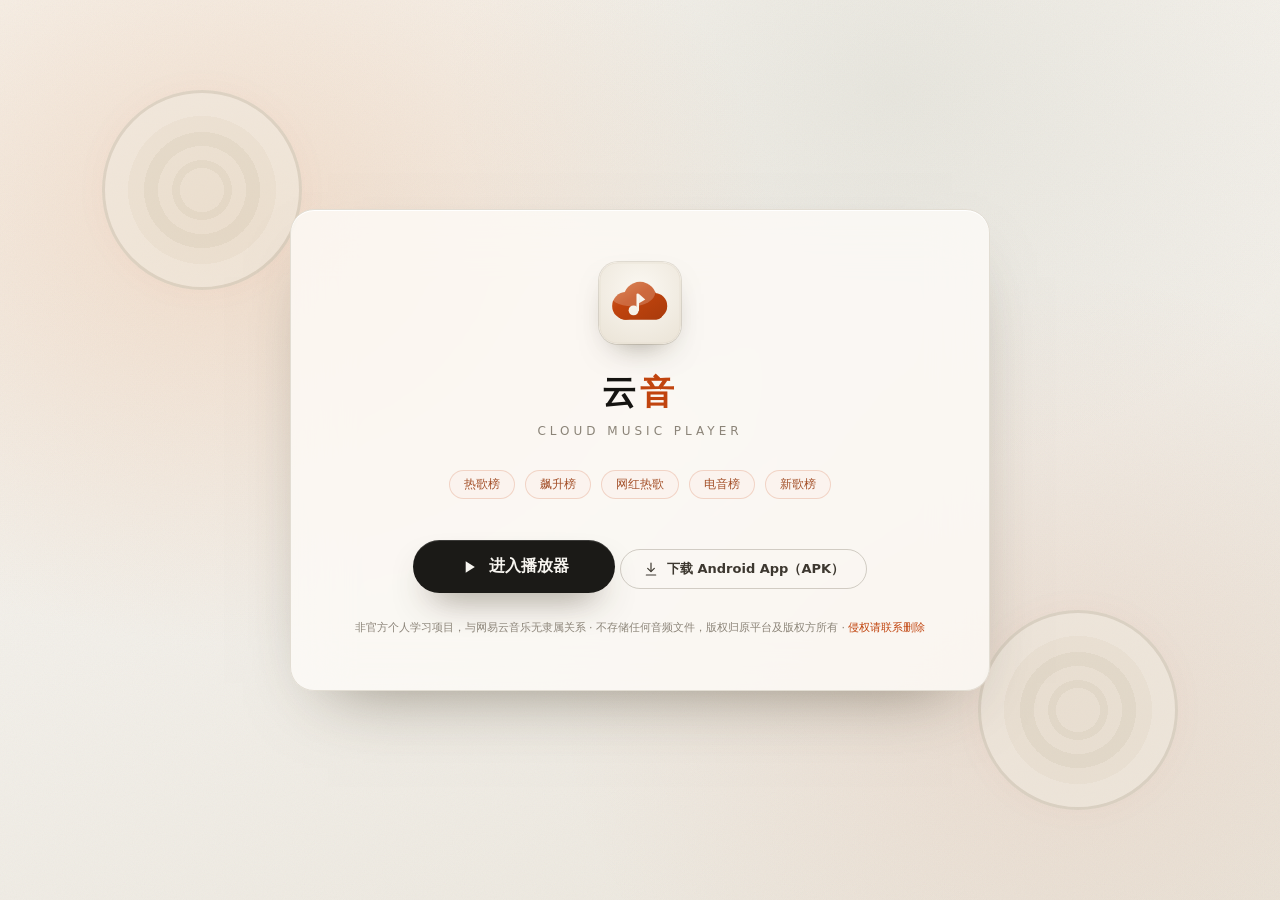
<file: index.html>
<!DOCTYPE html>
<html lang="zh-CN">
<head>
<meta charset="UTF-8" />
<meta name="viewport" content="width=device-width, initial-scale=1.0, viewport-fit=cover" />
<meta name="apple-mobile-web-app-capable" content="yes" />
<meta name="apple-mobile-web-app-status-bar-style" content="black-translucent" />
<meta name="apple-mobile-web-app-title" content="云音" />
<title>云音 - 免费在线音乐播放器 | 热歌榜 网红热歌 在线听歌</title>
<meta name="description" content="云音是一款免费在线音乐播放器，提供网易云音乐热歌榜、新歌榜、飙升榜、原创榜、网红热歌榜、电音榜等排行榜，支持在线播放、歌词同步、我的收藏、私人FM，无需下载即可在线听歌。" />
<meta name="keywords" content="在线音乐播放器,免费听歌,热歌榜,网红热歌,网易云音乐,在线听歌,音乐排行榜,飙升榜,新歌榜,免费音乐播放器" />
<meta name="author" content="云音 Cloud Music" />
<meta name="robots" content="index, follow" />
<meta name="theme-color" content="#f2efe9" />
<link rel="manifest" href="manifest.webmanifest" />
<link rel="icon" type="image/png" sizes="32x32" href="icon-32.png" />
<link rel="icon" type="image/png" sizes="192x192" href="icon-192.png" />
<link rel="apple-touch-icon" href="icon-192.png" />
<!-- 预取播放器页面 + 预热 API 连接，点击进入后秒开 -->
<link rel="prefetch" href="player.html" as="document" />
<link rel="preconnect" href="https://api.injahow.cn" crossorigin />
<meta name="language" content="zh-CN" />
<link rel="canonical" href="./" />
<!-- Open Graph -->
<meta property="og:type" content="website" />
<meta property="og:title" content="云音 - 免费在线音乐播放器" />
<meta property="og:description" content="免费在线音乐播放器，热歌榜、网红热歌榜、飙升榜等多排行榜，在线听歌，支持歌词显示与多源切换。" />
<meta property="og:site_name" content="云音 Cloud Music" />
<meta property="og:locale" content="zh_CN" />
<meta property="og:url" content="https://yunyin-music.github.io/" />
<meta property="og:image" content="https://yunyin-music.github.io/icon-512.png" />
<meta name="twitter:image" content="https://yunyin-music.github.io/icon-512.png" />
<!-- Twitter Card -->
<meta name="twitter:card" content="summary_large_image" />
<meta name="twitter:title" content="云音 - 免费在线音乐播放器" />
<meta name="twitter:description" content="免费在线音乐播放器，多排行榜在线听歌，支持歌词显示。" />
<!-- Structured Data -->
<script type="application/ld+json">
{
  "@context": "https://schema.org",
  "@type": "WebApplication",
  "name": "云音 - 在线音乐播放器",
  "description": "免费在线音乐播放器，提供热歌榜、网红热歌榜、飙升榜等多排行榜，支持在线播放与歌词显示。",
  "applicationCategory": "MusicApplication",
  "operatingSystem": "Web",
  "offers": {
    "@type": "Offer",
    "price": "0",
    "priceCurrency": "CNY"
  }
}
</script>
<style>
  *{box-sizing:border-box;margin:0;padding:0}
  body{
    font-family:-apple-system,BlinkMacSystemFont,"PingFang SC","Microsoft YaHei","Hiragino Sans GB","Segoe UI",system-ui,sans-serif;
    min-height:100vh;
    background:#f2efe9;
    color:#151411;
    display:flex;align-items:center;justify-content:center;
    overflow:hidden;
    position:relative;
    -webkit-font-smoothing:antialiased;
    -moz-osx-font-smoothing:grayscale;
  }
  .bg{
    position:fixed;inset:0;z-index:-2;
    background:
      radial-gradient(900px 700px at 18% 25%, rgba(233,180,140,.34), transparent 60%),
      radial-gradient(800px 700px at 82% 78%, rgba(193,68,14,.08), transparent 62%),
      radial-gradient(700px 600px at 70% 10%, rgba(122,132,110,.10), transparent 64%),
      linear-gradient(160deg,#f7f4ee,#f2efe9,#ebe6dc);
  }
  .bg::after{
    content:"";position:fixed;inset:0;z-index:-1;opacity:.05;mix-blend-mode:multiply;
    background-image:url("data:image/svg+xml;utf8,<svg xmlns='http://www.w3.org/2000/svg' width='160' height='160'><filter id='n'><feTurbulence type='fractalNoise' baseFrequency='0.9' numOctaves='2'/></filter><rect width='100%25' height='100%25' filter='url(%23n)'/></svg>");
  }
  .card{
    text-align:center;
    padding:52px 64px;
    background:rgba(253,251,247,.82);
    border:1px solid #e2ddd3;
    border-radius:24px;
    backdrop-filter:blur(28px) saturate(1.1);
    -webkit-backdrop-filter:blur(28px) saturate(1.1);
    box-shadow:0 30px 70px -38px rgba(60,50,30,.6),inset 0 1px 0 #fff;
    animation:fadeUp .8s cubic-bezier(.2,.8,.2,1);
  }
  @keyframes fadeUp{from{opacity:0;transform:translateY(20px)}to{opacity:1;transform:translateY(0)}}
  .logo{
    width:82px;height:82px;border-radius:19px;margin:0 auto 26px;
    overflow:hidden;
    box-shadow:0 14px 34px -18px rgba(60,50,30,.65),0 0 0 1px #e2ddd3;
    animation:float 3.5s ease-in-out infinite;
  }
  .logo svg{display:block;width:100%;height:100%}
  @keyframes float{0%,100%{transform:translateY(0)}50%{transform:translateY(-8px)}}
  h1{font-family:"Songti SC","Source Han Serif SC",Georgia,serif;font-size:34px;font-weight:600;letter-spacing:4px;margin-bottom:8px}
  h1 span{color:#c1440e}
  .sub{color:#8b8478;font-size:12px;letter-spacing:4px;margin-bottom:32px;font-weight:500}
  .tags{display:flex;gap:10px;justify-content:center;flex-wrap:wrap;margin-bottom:36px}
  .tag{
    font-size:12px;color:#a4512a;
    background:#fbf3ee;
    padding:5px 14px;border-radius:20px;
    border:1px solid rgba(193,68,14,.18);
    transition:.2s;
  }
  .tag:hover{background:#f7e8de;border-color:rgba(193,68,14,.34)}
  .enter-btn{
    display:inline-flex;align-items:center;gap:10px;
    background:#1b1a17;
    color:#f7f5f0;font-weight:700;font-size:16px;
    border:none;padding:16px 46px;border-radius:50px;cursor:pointer;
    box-shadow:0 18px 36px -18px rgba(60,50,30,.8),inset 0 1px 0 rgba(255,255,255,.14);
    transition:.2s cubic-bezier(.4,0,.2,1);text-decoration:none;
  }
  .enter-btn:hover{transform:translateY(-2px) scale(1.02);background:#241f19;box-shadow:0 22px 44px -18px rgba(60,50,30,.9),inset 0 1px 0 rgba(255,255,255,.2)}
  .enter-btn svg{width:20px;height:20px}
  .apk-btn{
    display:inline-flex;align-items:center;gap:8px;margin-top:14px;
    color:#3d3830;font-weight:600;font-size:13px;text-decoration:none;
    padding:10px 22px;border-radius:50px;border:1px solid rgba(60,50,30,.22);
    transition:.2s;
  }
  .apk-btn:hover{background:rgba(255,255,255,.6);border-color:rgba(60,50,30,.4)}
  .apk-btn svg{width:16px;height:16px}
  .note{margin-top:26px;font-size:11px;color:#8b8478;line-height:1.7}
  .note a{color:#c1440e;text-decoration:none}
  .vinyl-deco{
    position:absolute;width:200px;height:200px;border-radius:50%;
    background:
      radial-gradient(circle at center,#e7e0d2 0 22px,#dbd3c2 22px 30px,#e7e0d2 30px 44px,#dbd3c2 44px 58px,#e7e0d2 58px 74px,#efe9df 74px);
    border:3px solid #cdc5b4;opacity:.55;
    animation:spin 14s linear infinite;
    box-shadow:0 0 40px rgba(193,68,14,.06);
  }
  .vinyl-deco.left{top:10%;left:8%}
  .vinyl-deco.right{bottom:10%;right:8%;animation-direction:reverse}
  @keyframes spin{to{transform:rotate(360deg)}}
  @media(max-width:600px){
    .card{padding:38px 28px;margin:20px}
    h1{font-size:26px}
    .vinyl-deco{display:none}
  }
</style>
</head>
<body>
<div class="bg"></div>
<div class="vinyl-deco left"></div>
<div class="vinyl-deco right"></div>

<div class="card">
  <div class="logo">
    <svg viewBox="0 0 512 512" role="img" aria-label="云音 Logo">
      <defs>
        <radialGradient id="yyLgBg2" cx=".5" cy=".34" r=".82"><stop offset="0" stop-color="#fbf8f2"/><stop offset="1" stop-color="#eae3d6"/></radialGradient>
        <linearGradient id="yyLgCloud2" x1=".12" y1="0" x2=".72" y2="1"><stop offset="0" stop-color="#e08a4e"/><stop offset=".45" stop-color="#c1440e"/><stop offset="1" stop-color="#9d360a"/></linearGradient>
        <mask id="yyLgMask2">
          <g fill="#fff"><circle cx="168" cy="274" r="86"/><circle cx="256" cy="228" r="104"/><circle cx="346" cy="274" r="80"/><rect x="112" y="272" width="290" height="88" rx="44"/></g>
          <g fill="#000"><circle cx="216" cy="302" r="31"/><rect x="234" y="197" width="16" height="110" rx="8"/><path d="M250 200 L289 234 L250 258 Z"/></g>
        </mask>
      </defs>
      <rect width="512" height="512" rx="115" fill="url(#yyLgBg2)"/>
      <rect x="6" y="6" width="500" height="500" rx="110" fill="none" stroke="#dfd8c9" stroke-width="3"/>
      <g mask="url(#yyLgMask2)"><rect width="512" height="512" fill="url(#yyLgCloud2)"/><ellipse cx="205" cy="190" rx="146" ry="86" fill="#ffffff" opacity=".2"/></g>
    </svg>
  </div>
  <h1>云<span>音</span></h1>
  <p class="sub">CLOUD MUSIC PLAYER</p>
  <div class="tags">
    <span class="tag">热歌榜</span>
    <span class="tag">飙升榜</span>
    <span class="tag">网红热歌</span>
    <span class="tag">电音榜</span>
    <span class="tag">新歌榜</span>
  </div>
  <a class="enter-btn" href="player.html">
    <svg viewBox="0 0 24 24" fill="currentColor"><path d="M8 5v14l11-7z"/></svg>
    进入播放器
  </a>
  <a class="apk-btn" href="download/yunyin.apk" download>
    <svg viewBox="0 0 24 24" fill="none" stroke="currentColor" stroke-width="1.8" stroke-linecap="round" stroke-linejoin="round"><path d="M12 3v12"/><path d="m7 11 5 5 5-5"/><path d="M5 21h14"/></svg>
    下载 Android App（APK）
  </a>
  <p class="note">非官方个人学习项目，与网易云音乐无隶属关系 · 不存储任何音频文件，版权归原平台及版权方所有 · <a href="https://github.com/yunyin-music/yunyin-music.github.io/issues/new" target="_blank" rel="noopener">侵权请联系删除</a></p>
</div>
</body>
</html>
</file>
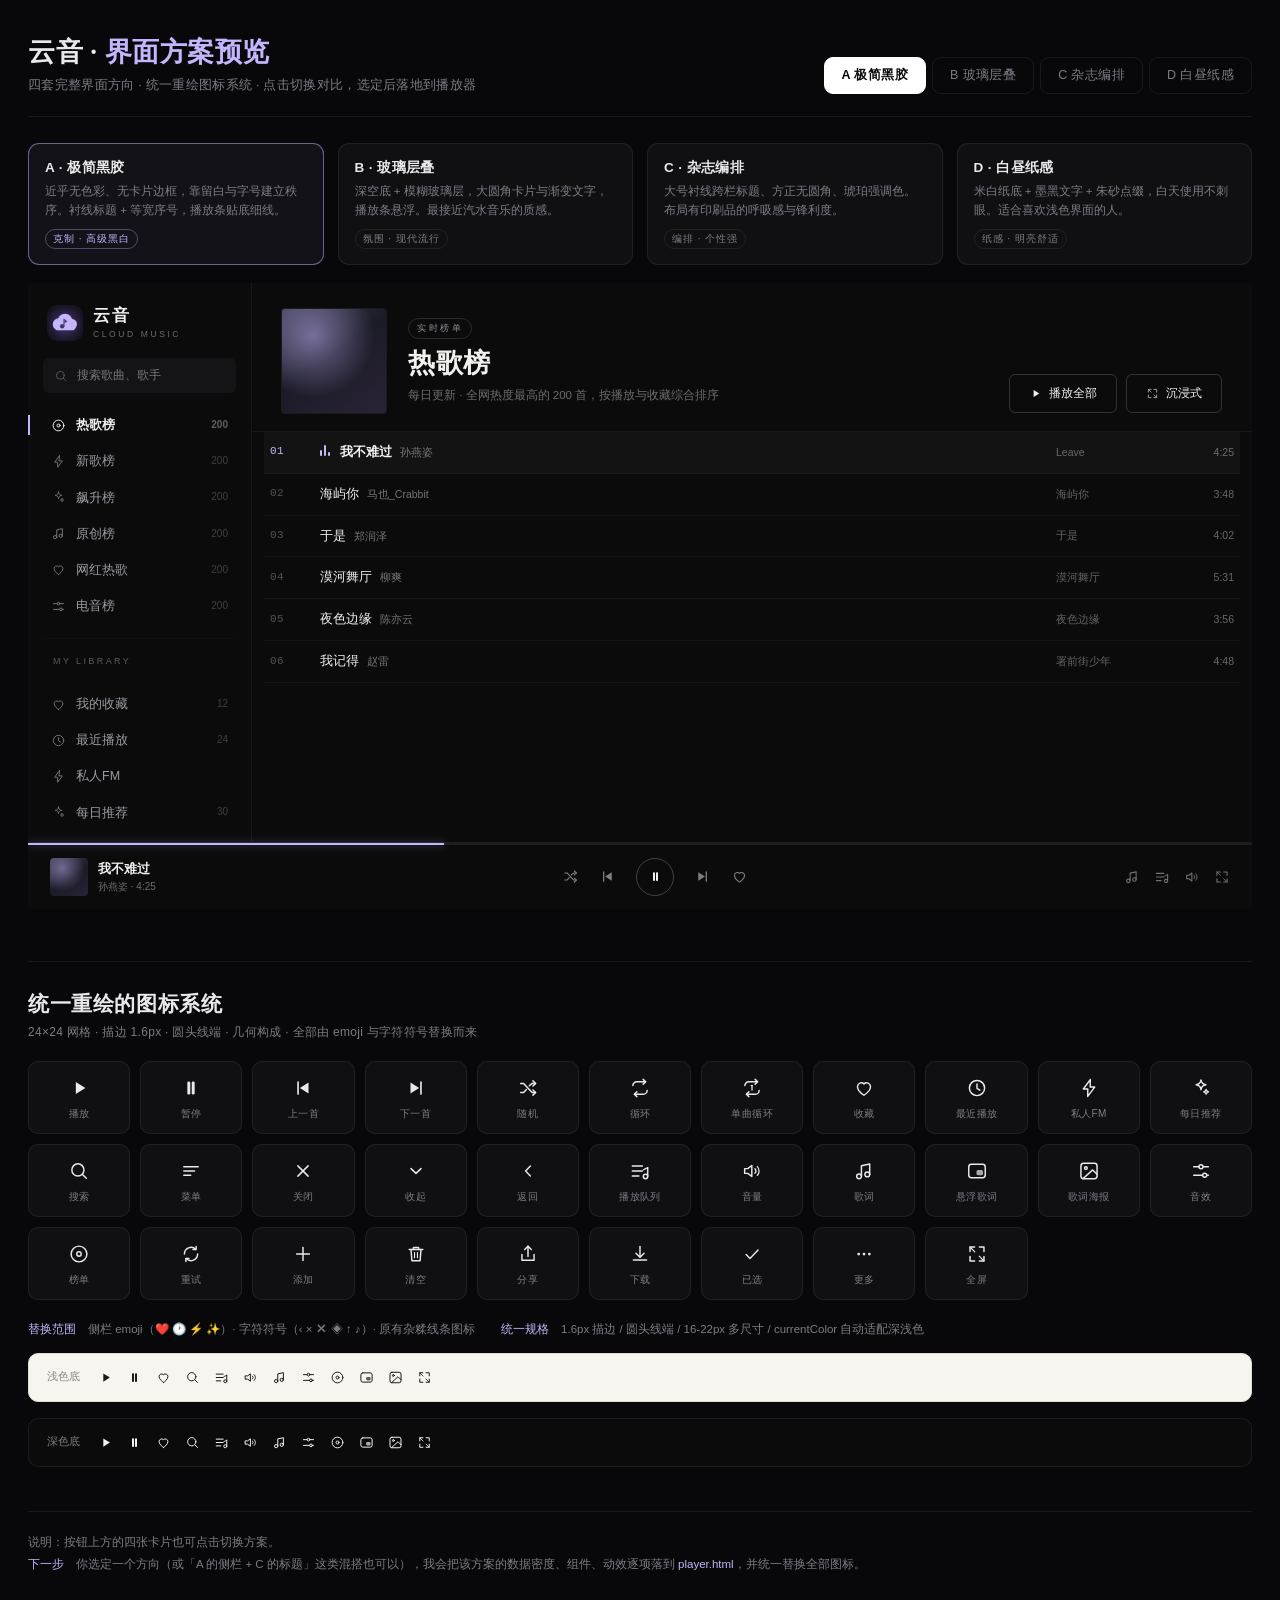
<file: design-lab.html>
<!DOCTYPE html>
<html lang="zh-CN">
<head>
<meta charset="UTF-8" />
<meta name="viewport" content="width=device-width, initial-scale=1.0" />
<title>云音 · 界面方案预览</title>
<style>
  :root{
    --lab-bg:#08080a;
    --lab-panel:#101013;
    --lab-line:rgba(255,255,255,.07);
    --lab-text:#e9e9ec;
    --lab-muted:#7c7c86;
    --lab-accent:#c4b5fd;
  }
  *{box-sizing:border-box;margin:0;padding:0}
  html,body{background:var(--lab-bg);color:var(--lab-text);
    font-family:"PingFang SC","HarmonyOS Sans SC","Microsoft YaHei",-apple-system,sans-serif;
    -webkit-font-smoothing:antialiased}
  .lab{max-width:1360px;margin:0 auto;padding:34px 28px 80px}

  /* ---------- 实验室外壳 ---------- */
  .lab-head{display:flex;align-items:flex-end;justify-content:space-between;gap:24px;flex-wrap:wrap;
    padding-bottom:22px;border-bottom:1px solid var(--lab-line)}
  .lab-head h1{font-family:"Songti SC","Source Han Serif SC",Georgia,serif;
    font-size:27px;font-weight:600;letter-spacing:.5px}
  .lab-head h1 span{color:var(--lab-accent)}
  .lab-head p{margin-top:7px;font-size:12.5px;color:var(--lab-muted);letter-spacing:.3px}
  .tabs{display:flex;gap:6px;flex-wrap:wrap}
  .tab{padding:9px 17px;border-radius:9px;border:1px solid var(--lab-line);
    background:transparent;color:var(--lab-muted);font-size:12.5px;cursor:pointer;
    font-family:inherit;transition:.22s cubic-bezier(.4,0,.2,1);letter-spacing:.4px}
  .tab:hover{color:var(--lab-text);border-color:rgba(255,255,255,.16)}
  .tab.on{background:#fff;color:#0a0a0b;border-color:#fff;font-weight:600}

  /* ---------- 方案说明 ---------- */
  .notes{display:grid;grid-template-columns:repeat(4,1fr);gap:14px;margin:26px 0 18px}
  .note{padding:15px 16px;border-radius:11px;border:1px solid var(--lab-line);background:var(--lab-panel);
    cursor:pointer;transition:.25s cubic-bezier(.4,0,.2,1)}
  .note:hover{border-color:rgba(255,255,255,.18);transform:translateY(-2px)}
  .note.on{border-color:rgba(196,181,253,.5);background:rgba(196,181,253,.06)}
  .note b{display:block;font-size:13.5px;font-weight:600;margin-bottom:5px;letter-spacing:.4px}
  .note small{font-size:11.5px;line-height:1.65;color:var(--lab-muted);display:block}
  .note i{display:inline-block;font-style:normal;font-size:10px;letter-spacing:1px;color:var(--lab-muted);
    border:1px solid var(--lab-line);padding:2px 7px;border-radius:20px;margin-top:9px}
  .note.on i{color:var(--lab-accent);border-color:rgba(196,181,253,.35)}

  /* ---------- 舞台 ---------- */
  .stage-wrap{position:relative}
  .stage{display:none}
  .stage.on{display:block;animation:rise .4s cubic-bezier(.2,.8,.2,1) both}
  @keyframes rise{from{opacity:0;transform:translateY(10px)}to{opacity:1;transform:none}}

  /* 图标统一描边规格（不含 logo 图形） */
  .ic svg, .ic-strip svg, .mk-search svg, .mk-nav svg, .mk-lib svg,
  .mk-btn svg, .mk-ghost svg, .mk-ctrl svg, .mk-play svg, .mk-right svg{
    fill:none;stroke:currentColor;stroke-width:1.6;stroke-linecap:round;stroke-linejoin:round;
  }

  /* ---------- 通用 mock 骨架 ---------- */
  .mock{display:grid;grid-template-columns:var(--sbw,238px) 1fr;grid-template-rows:1fr auto;
    height:626px;border-radius:var(--mk-radius,16px);overflow:hidden;position:relative;
    font-size:13px;line-height:1.45}
  .mk-side{grid-row:1;display:flex;flex-direction:column;gap:15px;padding:20px 15px;overflow:hidden}
  .mk-main{grid-row:1;display:flex;flex-direction:column;overflow:hidden;position:relative}
  .mk-bar{grid-column:1/-1;grid-row:2}

  .mk-brand{display:flex;align-items:center;gap:10px;padding:2px 4px}
  .mk-mark{width:36px;height:36px;border-radius:9px;flex:0 0 auto;overflow:hidden}
  .mk-mark svg{display:block;width:100%;height:100%}
  .mk-brand b{font-size:16px;font-weight:700;letter-spacing:1px;display:block;line-height:1.2}
  .mk-brand small{display:block;font-size:8.5px;letter-spacing:2.6px;opacity:.42;margin-top:2px}

  .mk-search{display:flex;align-items:center;gap:9px;padding:9px 11px;border-radius:var(--mk-radius-sm,9px);
    font-size:12px;color:var(--mk-search-fg,inherit);opacity:var(--mk-search-op,.62)}
  .mk-search svg{width:14px;height:14px;opacity:.7;flex:0 0 auto}

  .mk-nav,.mk-lib{display:flex;flex-direction:column;gap:2px}
  .mk-nav a,.mk-lib a{display:flex;align-items:center;gap:10px;padding:8px 10px;border-radius:var(--mk-radius-sm,9px);
    font-size:12.5px;text-decoration:none;color:var(--mk-nav-fg,inherit);cursor:pointer;position:relative}
  .mk-nav a svg,.mk-lib a svg{width:15px;height:15px;flex:0 0 auto;opacity:.72}
  .mk-nav a em,.mk-lib a em{margin-left:auto;font-style:normal;font-size:10px;opacity:.36;font-variant-numeric:tabular-nums}
  .mk-nav a.on{color:var(--mk-on-fg,inherit);font-weight:600}
  .mk-nav a.on svg{opacity:1}
  .mk-lab{font-size:9px;letter-spacing:2.4px;opacity:.34;padding:12px 10px 4px}

  .mk-hero{display:flex;align-items:center;gap:var(--mk-hero-gap,20px);padding:var(--mk-hero-pad,26px 28px 20px);
    position:relative;flex:0 0 auto}
  .mk-cover{width:var(--mk-cover,112px);height:var(--mk-cover,112px);border-radius:var(--mk-cover-r,14px);
    flex:0 0 auto;position:relative;overflow:hidden;
    background:linear-gradient(145deg,#3a3a4e,#1b1b26 45%,#2a2338)}
  .mk-cover::after{content:"";position:absolute;inset:0;
    background:radial-gradient(circle at 30% 26%,rgba(196,181,253,.5),transparent 58%)}
  .mk-meta{flex:1;min-width:0}
  .mk-tag{display:inline-block;font-size:9px;letter-spacing:2.2px;padding:3px 8px;border-radius:20px;
    color:var(--mk-tag-fg,#c4b5fd);background:var(--mk-tag-bg,rgba(167,139,250,.14));margin-bottom:9px}
  .mk-meta h2{font-size:var(--mk-title,26px);font-weight:var(--mk-title-w,800);
    letter-spacing:var(--mk-title-ls,.5px);line-height:1.15;
    font-family:var(--mk-font-display,inherit);margin-bottom:7px}
  .mk-meta p{font-size:11.5px;opacity:.55;max-width:430px;line-height:1.6}
  .mk-actions{display:flex;align-items:center;gap:9px;flex:0 0 auto;align-self:flex-end}
  .mk-btn{display:inline-flex;align-items:center;gap:7px;padding:10px 19px;border:none;border-radius:var(--mk-btn-r,24px);
    font-size:12px;font-weight:600;cursor:pointer;font-family:inherit;
    background:var(--mk-btn-bg,#c4b5fd);color:var(--mk-btn-fg,#0a0a0b)}
  .mk-btn svg{width:13px;height:13px}
  .mk-ghost{background:transparent;border:1px solid var(--mk-ghost-bd,rgba(255,255,255,.14));
    color:var(--mk-ghost-fg,inherit);font-weight:500}
  .mk-ghost svg{width:13px;height:13px;opacity:.7}

  .mk-list{flex:1;overflow:hidden;padding:0 var(--mk-list-pad,20px) 8px;display:flex;flex-direction:column;
    gap:var(--mk-row-gap,2px);min-height:0}
  .mk-row{display:grid;grid-template-columns:var(--mk-cols,34px 1fr 118px 62px);align-items:center;
    gap:12px;padding:var(--mk-row-pad,10px 12px);border-radius:var(--mk-row-r,9px);
    position:relative;cursor:pointer}
  .mk-row .n{font-size:11px;opacity:.4;font-variant-numeric:tabular-nums;letter-spacing:.5px}
  .mk-row .t{display:flex;align-items:baseline;gap:8px;min-width:0}
  .mk-row .t b{font-size:13px;font-weight:500;white-space:nowrap;overflow:hidden;text-overflow:ellipsis}
  .mk-row .t em{font-style:normal;font-size:10.5px;opacity:.45;white-space:nowrap}
  .mk-row .a{font-size:10.5px;opacity:.38;white-space:nowrap;overflow:hidden;text-overflow:ellipsis}
  .mk-row .d{font-size:10.5px;opacity:.4;text-align:right;font-variant-numeric:tabular-nums}
  .mk-row.playing .t b{font-weight:600}
  .mk-row .eq{display:inline-flex;align-items:flex-end;gap:2px;height:11px;margin-right:2px}
  .mk-row .eq i{width:2px;border-radius:1px;background:var(--mk-eq,#c4b5fd);display:block}
  .mk-row .eq i:nth-child(1){height:6px}
  .mk-row .eq i:nth-child(2){height:11px}
  .mk-row .eq i:nth-child(3){height:4px}

  /* 播放条（通用结构，各方案覆写外观） */
  .mk-bar{position:relative;display:flex;flex-direction:column}
  .mk-prog{height:2px;background:var(--mk-prog-bg,rgba(255,255,255,.08));position:relative}
  .mk-prog i{position:absolute;left:0;top:0;bottom:0;width:34%;background:var(--mk-prog-fg,#c4b5fd)}
  .mk-bar-in{display:flex;align-items:center;gap:16px;padding:var(--mk-bar-pad,13px 22px);
    background:var(--mk-bar-bg,transparent)}
  .mk-src{display:flex;align-items:center;gap:10px;min-width:0;flex:0 1 230px}
  .mk-mini{width:38px;height:38px;border-radius:var(--mk-mini-r,10px);flex:0 0 auto;
    background:linear-gradient(145deg,#3a3a4e,#1b1b26 55%,#2a2338);position:relative;overflow:hidden}
  .mk-mini::after{content:"";position:absolute;inset:0;
    background:radial-gradient(circle at 32% 28%,rgba(196,181,253,.45),transparent 60%)}
  .mk-src b{font-size:12.5px;font-weight:600;display:block;white-space:nowrap;overflow:hidden;text-overflow:ellipsis}
  .mk-src small{font-size:10px;opacity:.42;display:block;margin-top:2px}
  .mk-ctrl{display:flex;align-items:center;gap:var(--mk-ctrl-gap,18px);margin:0 auto}
  .mk-ctrl>svg{width:17px;height:17px;opacity:.5;cursor:pointer}
  .mk-play{width:38px;height:38px;border-radius:50%;border:none;cursor:pointer;display:flex;
    align-items:center;justify-content:center;flex:0 0 auto;
    background:var(--mk-play-bg,#c4b5fd);color:var(--mk-play-fg,#0a0a0b)}
  .mk-play svg{width:15px;height:15px}
  .mk-right{display:flex;align-items:center;gap:14px;flex:0 1 200px;justify-content:flex-end}
  .mk-right svg{width:16px;height:16px;opacity:.45;cursor:pointer}

  /* ================= 方案 A · 极简黑胶 ================= */
  .vA{
    --sbw:224px;--mk-radius:0px;--mk-radius-sm:6px;--mk-cover:104px;--mk-cover-r:3px;
    --mk-title:27px;--mk-title-w:600;--mk-title-ls:.6px;--mk-btn-r:6px;
    --mk-cols:38px 1fr 110px 56px;--mk-row-pad:11px 6px;--mk-row-r:0px;--mk-row-gap:0px;--mk-list-pad:12px;
    --mk-hero-pad:26px 30px 18px;--mk-hero-gap:22px;
    --mk-font-display:"Songti SC","Source Han Serif SC",Georgia,serif;
    background:#0b0b0c;color:#f1f1ef;
  }
  .vA .mk-side{background:#0b0b0c;border-right:1px solid rgba(255,255,255,.055)}
  .vA .mk-brand b{font-family:"Songti SC",Georgia,serif;font-weight:600;font-size:17px;letter-spacing:2px}
  .vA .mk-search{background:#141416;--mk-search-op:1;color:#77777e;border-radius:6px}
  .vA .mk-nav a{color:#9a9aa1;padding:8px 8px}
  .vA .mk-nav a:hover{background:rgba(255,255,255,.035);color:#e8e8e6}
  .vA .mk-nav a.on{color:#f1f1ef}
  .vA .mk-nav a.on::before{content:"";position:absolute;left:-15px;top:7px;bottom:7px;width:2px;background:#c4b5fd}
  .vA .mk-lib a{color:#9a9aa1;padding:8px 8px}
  .vA .mk-lab{border-top:1px solid rgba(255,255,255,.055);margin-top:auto;padding-top:16px}
  .vA .mk-main{border-left:0}
  .vA .mk-cover{box-shadow:0 0 0 1px rgba(255,255,255,.07)}
  .vA .mk-meta p{opacity:.42}
  .vA .mk-tag{background:transparent;color:#8f8f97;border:1px solid rgba(255,255,255,.12);
    letter-spacing:2.6px;padding:3px 8px}
  .vA .mk-btn{background:transparent;color:#f1f1ef;border:1px solid rgba(255,255,255,.16);
    border-radius:6px;font-weight:500}
  .vA .mk-list{border-top:1px solid rgba(255,255,255,.055)}
  .vA .mk-row{border-bottom:1px solid rgba(255,255,255,.04)}
  .vA .mk-row:hover{background:rgba(255,255,255,.028)}
  .vA .mk-row .n{font-family:"SF Mono",ui-monospace,monospace;opacity:.3}
  .vA .mk-row.playing{background:rgba(255,255,255,.03)}
  .vA .mk-row.playing .n{color:#c4b5fd;opacity:1}
  .vA .mk-bar{border-top:1px solid rgba(255,255,255,.07);background:#0b0b0c}
  .vA .mk-prog{height:2px}
  .vA .mk-prog i{background:#c4b5fd;box-shadow:0 0 8px rgba(196,181,253,.5)}
  .vA .mk-mini{border-radius:4px}
  .vA .mk-play{background:transparent;border:1px solid rgba(255,255,255,.22);color:#f1f1ef;border-radius:50%}
  .vA .mk-ctrl{gap:20px}

  /* ================= 方案 B · 玻璃层叠 ================= */
  .vB{
    --sbw:242px;--mk-radius:26px;--mk-radius-sm:12px;--mk-cover:120px;--mk-cover-r:22px;
    --mk-title:28px;--mk-title-w:800;--mk-title-ls:-.4px;--mk-btn-r:26px;
    --mk-cols:32px 1fr 120px 58px;--mk-row-pad:10px 13px;--mk-row-r:12px;--mk-row-gap:3px;
    --mk-hero-pad:26px 26px 20px;--mk-hero-gap:20px;
    background:
      radial-gradient(900px 520px at 78% -6%,rgba(109,123,255,.16),transparent 62%),
      radial-gradient(700px 480px at 8% 96%,rgba(167,139,250,.14),transparent 60%),
      #09090c;
    color:#f4f4f6;
  }
  .vB .mock{background:rgba(255,255,255,.02)}
  .vB .mk-side{background:rgba(255,255,255,.035);backdrop-filter:blur(28px) saturate(1.3);
    border-right:1px solid rgba(255,255,255,.07)}
  .vB .mk-main{background:rgba(255,255,255,.012)}
  .vB .mk-search{background:rgba(255,255,255,.06);color:#a1a1ad;border:1px solid rgba(255,255,255,.07);
    --mk-search-op:1;border-radius:12px}
  .vB .mk-nav a{color:#a5a5b2;border-radius:12px}
  .vB .mk-nav a:hover{background:rgba(255,255,255,.06);color:#ececf2}
  .vB .mk-nav a.on{background:linear-gradient(95deg,rgba(167,139,250,.22),rgba(109,123,255,.06));
    color:#fff;box-shadow:inset 0 0 0 1px rgba(167,139,250,.22)}
  .vB .mk-nav a.on svg{color:#c4b5fd;opacity:1}
  .vB .mk-lib a{color:#a5a5b2;border-radius:12px}
  .vB .mk-lib a:hover{background:rgba(255,255,255,.05)}
  .vB .mk-lab{margin-top:auto;padding-top:14px;border-top:1px solid rgba(255,255,255,.06)}
  .vB .mk-cover{border-radius:22px;box-shadow:0 20px 46px -18px rgba(0,0,0,.9),
    0 0 0 1px rgba(255,255,255,.07)}
  .vB .mk-tag{background:linear-gradient(95deg,rgba(167,139,250,.24),rgba(109,123,255,.14));
    color:#d5ccff;box-shadow:inset 0 0 0 1px rgba(196,181,253,.24)}
  .vB .mk-meta h2{background:linear-gradient(96deg,#fff,#d5ccff 58%,#a5b4ff);
    -webkit-background-clip:text;background-clip:text;-webkit-text-fill-color:transparent}
  .vB .mk-btn{background:linear-gradient(96deg,#a78bfa,#6d7bff);color:#0a0a12;
    box-shadow:0 10px 26px -10px rgba(109,123,255,.85)}
  .vB .mk-row:hover{background:rgba(255,255,255,.045)}
  .vB .mk-row.playing{background:linear-gradient(95deg,rgba(167,139,250,.14),rgba(109,123,255,.045));
    box-shadow:inset 1px 0 0 #a78bfa}
  .vB .mk-row.playing .t b{color:#fff}
  .vB .mk-bar{background:rgba(18,18,24,.72);backdrop-filter:blur(30px) saturate(1.4);
    border-top:1px solid rgba(255,255,255,.08)}
  .vB .mk-prog{height:3px;background:rgba(255,255,255,.06)}
  .vB .mk-prog i{background:linear-gradient(90deg,#a78bfa,#6d7bff);box-shadow:0 0 12px rgba(167,139,250,.6)}
  .vB .mk-play{background:linear-gradient(96deg,#a78bfa,#6d7bff);
    box-shadow:0 8px 24px -8px rgba(109,123,255,.9)}
  .vB .mk-mini{border-radius:11px}
  .vB .mk-cover,.vB .mk-mini{background:linear-gradient(145deg,#443c5e,#1b1b26 48%,#33294a)}

  /* ================= 方案 C · 杂志编排 ================= */
  .vC{
    --sbw:206px;--mk-radius:0px;--mk-radius-sm:4px;--mk-cover:176px;--mk-cover-r:0px;
    --mk-title:42px;--mk-title-w:500;--mk-title-ls:-1.4px;--mk-btn-r:0px;
    --mk-cols:52px 1fr 96px 52px;--mk-row-pad:14px 4px;--mk-row-r:0px;--mk-row-gap:0px;
    --mk-hero-pad:30px 34px 22px;--mk-hero-gap:26px;--mk-list-pad:18px;
    --mk-font-display:"Songti SC","Source Han Serif SC",Georgia,serif;
    background:#0e0d0b;color:#f4f0e8;
  }
  .vC .mk-side{background:#0e0d0b;border-right:1px solid rgba(244,240,232,.09);padding:24px 16px}
  .vC .mk-brand b{font-family:"Songti SC",Georgia,serif;font-size:19px;font-weight:500;letter-spacing:4px}
  .vC .mk-brand small{letter-spacing:3.4px;opacity:.34}
  .vC .mk-search{background:#161411;color:#8c867c;border-radius:3px;--mk-search-op:1}
  .vC .mk-nav a,.vC .mk-lib a{color:#a29b90;padding:8px 6px;border-radius:3px}
  .vC .mk-nav a:hover,.vC .mk-lib a:hover{color:#f4f0e8}
  .vC .mk-nav a.on{color:#e5a55c}
  .vC .mk-nav a.on svg{color:#e5a55c;opacity:1}
  .vC .mk-nav a em{font-family:"SF Mono",ui-monospace,monospace;opacity:.28}
  .vC .mk-lab{border-top:1px solid rgba(244,240,232,.09);margin-top:auto;padding-top:16px;
    letter-spacing:3px;opacity:.3}
  .vC .mk-hero{align-items:flex-start;position:relative}
  .vC .mk-cover{box-shadow:18px 18px 0 -1px rgba(229,165,92,.14),0 26px 60px -24px #000}
  .vC .mk-meta{align-self:flex-start}
  .vC .mk-tag{background:transparent;border:0;padding:0;color:#e5a55c;letter-spacing:4px;
    font-size:9.5px;margin-bottom:14px}
  .vC .mk-meta h2{font-size:42px;font-weight:500;letter-spacing:-1.4px;margin-bottom:12px;line-height:1}
  .vC .mk-meta p{font-size:11px;opacity:.4;letter-spacing:.6px;max-width:340px}
  .vC .mk-actions{align-self:flex-end}
  .vC .mk-btn{background:#e5a55c;color:#0e0d0b;border-radius:0;letter-spacing:1.2px;
    font-weight:600;padding:11px 20px;font-size:11px}
  .vC .mk-ghost{background:transparent;color:#f4f0e8;border:1px solid rgba(244,240,232,.2);
    border-radius:0}
  .vC .mk-list{border-top:1px solid rgba(244,240,232,.12)}
  .vC .mk-row{border-bottom:1px solid rgba(244,240,232,.07)}
  .vC .mk-row:hover{background:rgba(244,240,232,.028)}
  .vC .mk-row .n{font-family:"SF Mono",ui-monospace,monospace;font-size:13px;opacity:.3;letter-spacing:0}
  .vC .mk-row .t b{font-size:14.5px;font-weight:400;letter-spacing:.2px}
  .vC .mk-row.playing .t b{font-weight:600}
  .vC .mk-row.playing .n{color:#e5a55c;opacity:1}
  .vC .mk-row.playing{box-shadow:inset 3px 0 0 #e5a55c}
  .vC .mk-row.playing{padding-left:10px}
  .vC .mk-bar{border-top:1px solid rgba(244,240,232,.12);background:#0e0d0b}
  .vC .mk-prog{height:1px;background:rgba(244,240,232,.1)}
  .vC .mk-prog i{background:#e5a55c}
  .vC .mk-mini{border-radius:0;box-shadow:0 0 0 1px rgba(244,240,232,.1)}
  .vC .mk-play{border-radius:0;background:#e5a55c;color:#0e0d0b;width:36px;height:36px}
  .vC .mk-ctrl{gap:22px}
  .vC .mk-src b{font-weight:600;letter-spacing:.3px}

  /* ================= 方案 D · 白昼纸感 ================= */
  .vD{
    --sbw:230px;--mk-radius:12px;--mk-radius-sm:8px;--mk-cover:112px;--mk-cover-r:6px;
    --mk-title:27px;--mk-title-w:600;--mk-title-ls:.2px;--mk-btn-r:8px;
    --mk-cols:34px 1fr 112px 58px;--mk-row-pad:10px 11px;--mk-row-r:7px;--mk-row-gap:1px;
    --mk-hero-pad:24px 26px 18px;--mk-hero-gap:20px;--mk-list-pad:14px;
    --mk-font-display:"Songti SC","Source Han Serif SC",Georgia,serif;
    background:#f2efe9;color:#1b1a17;
  }
  .vD .mock{background:#f2efe9}
  .vD .mk-side{background:#f7f5f0;border-right:1px solid #e2ddd3}
  .vD .mk-mark{border-radius:9px}
  .vD .mk-brand b{font-family:"Songti SC",Georgia,serif;font-weight:600;letter-spacing:2.4px;font-size:17px}
  .vD .mk-brand small{color:#8b8478;opacity:1}
  .vD .mk-search{background:#fff;border:1px solid #e2ddd3;color:#8b8478;--mk-search-op:1}
  .vD .mk-nav a,.vD .mk-lib a{color:#5e584e}
  .vD .mk-nav a:hover,.vD .mk-lib a:hover{background:#ece8e0;color:#1b1a17}
  .vD .mk-nav a.on{color:#c1440e;background:#fbf3ee}
  .vD .mk-nav a.on svg{color:#c1440e;opacity:1}
  .vD .mk-nav a em,.vD .mk-lib a em{color:#a39b8f;opacity:1}
  .vD .mk-lab{margin-top:auto;padding-top:15px;border-top:1px solid #e2ddd3;color:#a39b8f;opacity:1}
  .vD .mk-main{background:#f2efe9}
  .vD .mk-cover{box-shadow:0 14px 34px -16px rgba(60,50,30,.6),0 0 0 1px #ded8cc}
  .vD .mk-cover::after{background:radial-gradient(circle at 30% 26%,rgba(233,180,140,.55),transparent 58%)}
  .vD .mk-tag{background:#fbf3ee;color:#c1440e;box-shadow:inset 0 0 0 1px rgba(193,68,14,.2)}
  .vD .mk-meta h2{color:#151411}
  .vD .mk-meta p{color:#6f695f;opacity:1}
  .vD .mk-btn{background:#1b1a17;color:#f7f5f0;border-radius:8px}
  .vD .mk-ghost{background:transparent;color:#3b372f;border:1px solid #d8d2c7}
  .vD .mk-list{border-top:1px solid #e2ddd3}
  .vD .mk-row .n{color:#a39b8f}
  .vD .mk-row:hover{background:#eee9e0}
  .vD .mk-row.playing{background:#fdfbf7;box-shadow:inset 0 0 0 1px #e8ded2}
  .vD .mk-row.playing .n{color:#c1440e}
  .vD .mk-row.playing .t b{color:#151411}
  .vD .mk-row .t em,.vD .mk-row .a,.vD .mk-row .d{color:#8b8478}
  .vD .mk-bar{background:#fbf9f5;border-top:1px solid #e2ddd3;
    box-shadow:0 -8px 24px -18px rgba(60,50,30,.5)}
  .vD .mk-prog{height:2px;background:#e8e2d8}
  .vD .mk-prog i{background:#c1440e}
  .vD .mk-mini{border-radius:7px;box-shadow:0 0 0 1px #ded8cc}
  .vD .mk-mini::after{background:radial-gradient(circle at 32% 28%,rgba(233,180,140,.5),transparent 60%)}
  .vD .mk-play{background:#1b1a17;color:#f7f5f0}
  .vD .mk-src b{color:#151411}
  .vD .mk-src small{color:#8b8478;opacity:1}
  .vD .mk-ctrl>svg,.vD .mk-right svg{color:#5e584e;opacity:.6}

  /* ---------- icon 展示 ---------- */
  .icons{margin-top:52px;padding-top:28px;border-top:1px solid var(--lab-line)}
  .icons h2{font-family:"Songti SC",Georgia,serif;font-size:21px;font-weight:600;letter-spacing:.6px;
    margin-bottom:6px}
  .icons>p{font-size:12px;color:var(--lab-muted);margin-bottom:20px;letter-spacing:.3px}
  .icon-row{display:grid;grid-template-columns:repeat(auto-fill,minmax(96px,1fr));gap:10px}
  .ic{display:flex;flex-direction:column;align-items:center;gap:8px;padding:15px 6px 12px;
    border-radius:10px;border:1px solid var(--lab-line);background:var(--lab-panel);
    transition:.2s cubic-bezier(.4,0,.2,1)}
  .ic:hover{border-color:rgba(255,255,255,.18);transform:translateY(-2px)}
  .ic svg{width:22px;height:22px;color:#e9e9ec}
  .ic span{font-size:10px;color:var(--lab-muted);letter-spacing:.4px}
  .icon-note{display:flex;gap:26px;margin-top:22px;flex-wrap:wrap;font-size:11.5px;color:var(--lab-muted)}
  .icon-note b{color:#c4b5fd;font-weight:500}
  .ic-strip{display:flex;align-items:center;gap:14px;margin-top:16px;padding:16px 18px;
    border-radius:10px;border:1px solid var(--lab-line)}
  .ic-strip svg{width:15px;height:15px}
  .ic-strip.dark{background:#0b0b0c;color:#f1f1ef}
  .ic-strip.light{background:#f7f5f0;color:#1b1a17;border-color:#e2ddd3}
  .ic-strip em{font-style:normal;font-size:10.5px;opacity:.5;margin-right:4px}

  .foot{margin-top:44px;padding-top:20px;border-top:1px solid var(--lab-line);
    font-size:11.5px;color:var(--lab-muted);line-height:1.9}
  .foot b{color:var(--lab-accent);font-weight:500}
  @media (max-width:1100px){
    .notes{grid-template-columns:repeat(2,1fr)}
    .mock{height:620px;grid-template-columns:1fr;--mk-cover:92px;--mk-title:26px}
    .mk-side{display:none}
    .mk-bar{grid-column:1}
    .mk-ghost{display:none}
    .mk-row{grid-template-columns:32px 1fr 48px;gap:10px}
    .mk-row .a{display:none}
    .mk-hero{padding:20px 20px 16px;gap:16px}
    .mk-list{padding:0 14px 6px}
    .mk-meta h2{overflow-wrap:anywhere}
    .mk-bar-in{flex-wrap:wrap;gap:12px;padding:11px 16px}
    .mk-src,.mk-right{flex:0 1 auto}
    .mk-ctrl{margin:0 0 0 auto;gap:14px}
  }
  @media (max-width:720px){
    .notes{grid-template-columns:1fr}
    .mk-right{display:none}
    .mk-ctrl{margin:0 auto}
    .lab{padding:24px 16px 60px}
  }
</style>
</head>
<body>

<svg style="display:none" aria-hidden="true">
  <symbol id="i-play" viewBox="0 0 24 24"><path d="M8.5 5.4 19 12 8.5 18.6z" fill="currentColor" stroke="none"/></symbol>
  <symbol id="i-pause" viewBox="0 0 24 24"><rect x="8" y="5" width="3.2" height="14" rx="1.4" fill="currentColor" stroke="none"/><rect x="12.8" y="5" width="3.2" height="14" rx="1.4" fill="currentColor" stroke="none"/></symbol>
  <symbol id="i-prev" viewBox="0 0 24 24"><path d="M6.6 5.4v13.2" stroke-width="1.8"/><path d="M18 5.9 8.6 12 18 18.1z" fill="currentColor" stroke="none"/></symbol>
  <symbol id="i-next" viewBox="0 0 24 24"><path d="M17.4 5.4v13.2" stroke-width="1.8"/><path d="M6 5.9 15.4 12 6 18.1z" fill="currentColor" stroke="none"/></symbol>
  <symbol id="i-shuffle" viewBox="0 0 24 24"><path d="M4 7h3.2l9.3 10H20"/><path d="M4 17h3.2l3.1-3.4"/><path d="M13.4 9.6 16.5 7H20"/><path d="M17.4 4.2 20.4 7l-3 2.8"/><path d="M17.4 14.2 20.4 17l-3 2.8"/></symbol>
  <symbol id="i-repeat" viewBox="0 0 24 24"><path d="M4.2 9.4A4.2 4.2 0 0 1 8.4 5.2h9.4"/><path d="M15.4 2.6 18.2 5.2l-2.8 2.6"/><path d="M19.8 14.6a4.2 4.2 0 0 1-4.2 4.2H6.2"/><path d="M8.6 21.4 5.8 18.8l2.8-2.6"/></symbol>
  <symbol id="i-repeat1" viewBox="0 0 24 24"><path d="M4.2 9.4A4.2 4.2 0 0 1 8.4 5.2h9.4"/><path d="M15.4 2.6 18.2 5.2l-2.8 2.6"/><path d="M19.8 14.6a4.2 4.2 0 0 1-4.2 4.2H6.2"/><path d="M8.6 21.4 5.8 18.8l2.8-2.6"/><path d="M12 9.2v5" stroke-width="1.4"/><path d="M11.2 9.4h1" stroke-width="1.4"/></symbol>
  <symbol id="i-heart" viewBox="0 0 24 24"><path d="M12 19.9c-1.1-.74-7.1-4.9-7.1-9.4a4.2 4.2 0 0 1 7.1-3 4.2 4.2 0 0 1 7.1 3c0 4.5-6 8.66-7.1 9.4z"/></symbol>
  <symbol id="i-clock" viewBox="0 0 24 24"><circle cx="12" cy="12" r="8.3"/><path d="M12 7.6v4.8l3.1 2"/></symbol>
  <symbol id="i-bolt" viewBox="0 0 24 24"><path d="M13.4 2.8 5.8 13.1h4.9L10.6 21.2 18.2 11h-4.9z"/></symbol>
  <symbol id="i-sparkle" viewBox="0 0 24 24"><path d="M12 3.2c.5 3.4 1.9 4.8 5.3 5.3-3.4.5-4.8 1.9-5.3 5.3-.5-3.4-1.9-4.8-5.3-5.3 3.4-.5 4.8-1.9 5.3-5.3z"/><path d="M17.6 13.4c.3 1.7 1 2.4 2.7 2.7-1.7.3-2.4 1-2.7 2.7-.3-1.7-1-2.4-2.7-2.7 1.7-.3 2.4-1 2.7-2.7z" stroke-width="1.4"/></symbol>
  <symbol id="i-search" viewBox="0 0 24 24"><circle cx="10.8" cy="10.8" r="6.6"/><path d="m15.8 15.8 4.2 4.2"/></symbol>
  <symbol id="i-menu" viewBox="0 0 24 24"><path d="M4.2 7.4h15.6" stroke-width="1.8"/><path d="M4.2 12h11.6" stroke-width="1.8"/><path d="M4.2 16.6h7.4" stroke-width="1.8"/></symbol>
  <symbol id="i-close" viewBox="0 0 24 24"><path d="M6.4 6.4 17.6 17.6"/><path d="M17.6 6.4 6.4 17.6"/></symbol>
  <symbol id="i-chevron-down" viewBox="0 0 24 24"><path d="M6.6 9.4 12 14.6 17.4 9.4"/></symbol>
  <symbol id="i-chevron-left" viewBox="0 0 24 24"><path d="M14.6 6.6 9.4 12 14.6 17.4"/></symbol>
  <symbol id="i-queue" viewBox="0 0 24 24"><path d="M3.6 6.6h11"/><path d="M3.6 12h11"/><path d="M3.6 17.4h7.2"/><path d="M20.4 8.4v9.2"/><path d="M20.4 8.4c-2 .9-3.4 1.6-4.6 2.2" stroke-width="1.4"/><circle cx="18" cy="18" r="2.4"/></symbol>
  <symbol id="i-volume" viewBox="0 0 24 24"><path d="M4 9.4h3.4L11.8 6v12L7.4 14.6H4z"/><path d="M15.2 9.6a3.4 3.4 0 0 1 0 4.8" stroke-width="1.4"/><path d="M17.8 7.2a7 7 0 0 1 0 9.6" stroke-width="1.4"/></symbol>
  <symbol id="i-music" viewBox="0 0 24 24"><path d="M9.2 17.4V6.2l9-1.9v11.4"/><circle cx="6.6" cy="17.8" r="2.6"/><circle cx="15.6" cy="15.7" r="2.6"/></symbol>
  <symbol id="i-pip" viewBox="0 0 24 24"><rect x="3" y="4.6" width="18" height="14.8" rx="3"/><rect x="11.4" y="11" width="7.2" height="5.6" rx="1.8" fill="currentColor" stroke="none" opacity=".7"/></symbol>
  <symbol id="i-image" viewBox="0 0 24 24"><rect x="3.2" y="3.6" width="17.6" height="16.8" rx="3"/><circle cx="8.6" cy="8.8" r="1.5"/><path d="M20.8 15.6 16 10.8 5.4 20.4"/></symbol>
  <symbol id="i-sliders" viewBox="0 0 24 24"><path d="M4 7.4h5.6"/><path d="M14.4 7.4h5.6"/><path d="M4 16.6h9.6"/><path d="M18.4 16.6h1.6"/><circle cx="12" cy="7.4" r="2.2"/><circle cx="16" cy="16.6" r="2.2"/></symbol>
  <symbol id="i-disc" viewBox="0 0 24 24"><circle cx="12" cy="12" r="8.6"/><circle cx="12" cy="12" r="2.4"/></symbol>
  <symbol id="i-refresh" viewBox="0 0 24 24"><path d="M4.8 12a7.2 7.2 0 0 1 12.4-5"/><path d="M19.2 12a7.2 7.2 0 0 1-12.4 5"/><path d="M17.6 3.8v3.4h-3.4"/><path d="M6.4 20.2v-3.4h3.4"/></symbol>
  <symbol id="i-plus" viewBox="0 0 24 24"><path d="M12 5v14"/><path d="M5 12h14"/></symbol>
  <symbol id="i-trash" viewBox="0 0 24 24"><path d="M4.6 7.2h14.8"/><path d="M9.2 7.2V4.8h5.6v2.4"/><path d="M6.6 7.2 7.5 19.4h9L17.4 7.2"/><path d="M10.4 10.4v5.6" stroke-width="1.3"/><path d="M13.6 10.4v5.6" stroke-width="1.3"/></symbol>
  <symbol id="i-share" viewBox="0 0 24 24"><path d="M12 3.6v11"/><path d="M8.4 7.2 12 3.6 15.6 7.2"/><path d="M5.4 12.6v6.2h13.2v-6.2"/></symbol>
  <symbol id="i-download" viewBox="0 0 24 24"><path d="M12 3.8v11.6"/><path d="M7.6 11.2 12 15.6 16.4 11.2"/><path d="M4.8 18.6h14.4"/></symbol>
  <symbol id="i-check" viewBox="0 0 24 24"><path d="M5.6 12.6 9.8 16.8 18.6 7.6"/></symbol>
  <symbol id="i-more" viewBox="0 0 24 24"><circle cx="6.2" cy="12" r="1.5" fill="currentColor" stroke="none"/><circle cx="12" cy="12" r="1.5" fill="currentColor" stroke="none"/><circle cx="17.8" cy="12" r="1.5" fill="currentColor" stroke="none"/></symbol>
  <symbol id="i-expand" viewBox="0 0 24 24"><path d="M9.4 4.4H4.4v5"/><path d="M14.6 4.4h5v5"/><path d="M19.6 14.6v5h-5"/><path d="M4.4 14.6v5h5"/><path d="M4.4 4.4 9.6 9.6" stroke-width="1.3"/><path d="M19.6 19.6 14.4 14.4" stroke-width="1.3"/></symbol>
</svg>

<div class="lab">
  <header class="lab-head">
    <div>
      <h1>云音 · <span>界面方案预览</span></h1>
      <p>四套完整界面方向 · 统一重绘图标系统 · 点击切换对比，选定后落地到播放器</p>
    </div>
    <div class="tabs">
      <button class="tab on" data-v="A">A 极简黑胶</button>
      <button class="tab" data-v="B">B 玻璃层叠</button>
      <button class="tab" data-v="C">C 杂志编排</button>
      <button class="tab" data-v="D">D 白昼纸感</button>
    </div>
  </header>

  <div class="notes">
    <div class="note on" data-v="A">
      <b>A · 极简黑胶</b>
      <small>近乎无色彩、无卡片边框，靠留白与字号建立秩序。衬线标题 + 等宽序号，播放条贴底细线。</small>
      <i>克制 · 高级黑白</i>
    </div>
    <div class="note" data-v="B">
      <b>B · 玻璃层叠</b>
      <small>深空底 + 模糊玻璃层，大圆角卡片与渐变文字，播放条悬浮。最接近汽水音乐的质感。</small>
      <i>氛围 · 现代流行</i>
    </div>
    <div class="note" data-v="C">
      <b>C · 杂志编排</b>
      <small>大号衬线跨栏标题、方正无圆角、琥珀强调色。布局有印刷品的呼吸感与锋利度。</small>
      <i>编排 · 个性强</i>
    </div>
    <div class="note" data-v="D">
      <b>D · 白昼纸感</b>
      <small>米白纸底 + 墨黑文字 + 朱砂点缀，白天使用不刺眼。适合喜欢浅色界面的人。</small>
      <i>纸感 · 明亮舒适</i>
    </div>
  </div>

  <div class="stage-wrap" id="stages"></div>

  <section class="icons">
    <h2>统一重绘的图标系统</h2>
    <p>24×24 网格 · 描边 1.6px · 圆头线端 · 几何构成 · 全部由 emoji 与字符符号替换而来</p>
    <div class="icon-row">
      <div class="ic"><svg><use href="#i-play"/></svg><span>播放</span></div>
      <div class="ic"><svg><use href="#i-pause"/></svg><span>暂停</span></div>
      <div class="ic"><svg><use href="#i-prev"/></svg><span>上一首</span></div>
      <div class="ic"><svg><use href="#i-next"/></svg><span>下一首</span></div>
      <div class="ic"><svg><use href="#i-shuffle"/></svg><span>随机</span></div>
      <div class="ic"><svg><use href="#i-repeat"/></svg><span>循环</span></div>
      <div class="ic"><svg><use href="#i-repeat1"/></svg><span>单曲循环</span></div>
      <div class="ic"><svg><use href="#i-heart"/></svg><span>收藏</span></div>
      <div class="ic"><svg><use href="#i-clock"/></svg><span>最近播放</span></div>
      <div class="ic"><svg><use href="#i-bolt"/></svg><span>私人FM</span></div>
      <div class="ic"><svg><use href="#i-sparkle"/></svg><span>每日推荐</span></div>
      <div class="ic"><svg><use href="#i-search"/></svg><span>搜索</span></div>
      <div class="ic"><svg><use href="#i-menu"/></svg><span>菜单</span></div>
      <div class="ic"><svg><use href="#i-close"/></svg><span>关闭</span></div>
      <div class="ic"><svg><use href="#i-chevron-down"/></svg><span>收起</span></div>
      <div class="ic"><svg><use href="#i-chevron-left"/></svg><span>返回</span></div>
      <div class="ic"><svg><use href="#i-queue"/></svg><span>播放队列</span></div>
      <div class="ic"><svg><use href="#i-volume"/></svg><span>音量</span></div>
      <div class="ic"><svg><use href="#i-music"/></svg><span>歌词</span></div>
      <div class="ic"><svg><use href="#i-pip"/></svg><span>悬浮歌词</span></div>
      <div class="ic"><svg><use href="#i-image"/></svg><span>歌词海报</span></div>
      <div class="ic"><svg><use href="#i-sliders"/></svg><span>音效</span></div>
      <div class="ic"><svg><use href="#i-disc"/></svg><span>榜单</span></div>
      <div class="ic"><svg><use href="#i-refresh"/></svg><span>重试</span></div>
      <div class="ic"><svg><use href="#i-plus"/></svg><span>添加</span></div>
      <div class="ic"><svg><use href="#i-trash"/></svg><span>清空</span></div>
      <div class="ic"><svg><use href="#i-share"/></svg><span>分享</span></div>
      <div class="ic"><svg><use href="#i-download"/></svg><span>下载</span></div>
      <div class="ic"><svg><use href="#i-check"/></svg><span>已选</span></div>
      <div class="ic"><svg><use href="#i-more"/></svg><span>更多</span></div>
      <div class="ic"><svg><use href="#i-expand"/></svg><span>全屏</span></div>
    </div>
    <div class="icon-note">
      <span><b>替换范围</b>　侧栏 emoji（❤️ 🕐 ⚡ ✨）· 字符符号（‹ × ✕ ◈ ↑ ♪）· 原有杂糅线条图标</span>
      <span><b>统一规格</b>　1.6px 描边 / 圆头线端 / 16-22px 多尺寸 / currentColor 自动适配深浅色</span>
    </div>
    <div class="ic-strip light"><em>浅色底</em>
      <svg><use href="#i-play"/></svg><svg><use href="#i-pause"/></svg><svg><use href="#i-heart"/></svg>
      <svg><use href="#i-search"/></svg><svg><use href="#i-queue"/></svg><svg><use href="#i-volume"/></svg>
      <svg><use href="#i-music"/></svg><svg><use href="#i-sliders"/></svg><svg><use href="#i-disc"/></svg>
      <svg><use href="#i-pip"/></svg><svg><use href="#i-image"/></svg><svg><use href="#i-expand"/></svg>
    </div>
    <div class="ic-strip dark"><em>深色底</em>
      <svg><use href="#i-play"/></svg><svg><use href="#i-pause"/></svg><svg><use href="#i-heart"/></svg>
      <svg><use href="#i-search"/></svg><svg><use href="#i-queue"/></svg><svg><use href="#i-volume"/></svg>
      <svg><use href="#i-music"/></svg><svg><use href="#i-sliders"/></svg><svg><use href="#i-disc"/></svg>
      <svg><use href="#i-pip"/></svg><svg><use href="#i-image"/></svg><svg><use href="#i-expand"/></svg>
    </div>
  </section>

  <div class="foot">
    说明：按钮上方的四张卡片也可点击切换方案。<br />
    <b>下一步</b>　你选定一个方向（或「A 的侧栏 + C 的标题」这类混搭也可以），我会把该方案的数据密度、组件、动效逐项落到 <b>player.html</b>，并统一替换全部图标。
  </div>
</div>

<template id="tpl">
  <div class="mock">
    <aside class="mk-side">
      <div class="mk-brand">
        <span class="mk-mark">
          <svg viewBox="0 0 512 512" aria-hidden="true">
            <rect width="512" height="512" rx="115" fill="#141318"/>
            <radialGradient id="lm" cx=".5" cy=".52" r=".58"><stop offset="0" stop-color="#a78bfa" stop-opacity=".42"/><stop offset="1" stop-color="#7c3aed" stop-opacity="0"/></radialGradient>
            <rect width="512" height="512" rx="115" fill="url(#lm)"/>
            <mask id="lk"><g fill="#fff"><circle cx="168" cy="274" r="86"/><circle cx="256" cy="228" r="104"/><circle cx="346" cy="274" r="80"/><rect x="112" y="272" width="290" height="88" rx="44"/></g><g fill="#000"><circle cx="216" cy="302" r="31"/><rect x="234" y="197" width="16" height="110" rx="8"/><path d="M250 200 L289 234 L250 258 Z"/></g></mask>
            <g mask="url(#lk)"><rect width="512" height="512" fill="#c4b5fd"/></g>
          </svg>
        </span>
        <div><b>云音</b><small>CLOUD MUSIC</small></div>
      </div>
      <div class="mk-search"><svg><use href="#i-search"/></svg><span>搜索歌曲、歌手</span></div>
      <nav class="mk-nav">
        <a class="on"><svg><use href="#i-disc"/></svg>热歌榜<em>200</em></a>
        <a><svg><use href="#i-bolt"/></svg>新歌榜<em>200</em></a>
        <a><svg><use href="#i-sparkle"/></svg>飙升榜<em>200</em></a>
        <a><svg><use href="#i-music"/></svg>原创榜<em>200</em></a>
        <a><svg><use href="#i-heart"/></svg>网红热歌<em>200</em></a>
        <a><svg><use href="#i-sliders"/></svg>电音榜<em>200</em></a>
      </nav>
      <div class="mk-lab">MY LIBRARY</div>
      <div class="mk-lib">
        <a><svg><use href="#i-heart"/></svg>我的收藏<em>12</em></a>
        <a><svg><use href="#i-clock"/></svg>最近播放<em>24</em></a>
        <a><svg><use href="#i-bolt"/></svg>私人FM</a>
        <a><svg><use href="#i-sparkle"/></svg>每日推荐<em>30</em></a>
      </div>
    </aside>

    <main class="mk-main">
      <div class="mk-hero">
        <div class="mk-cover"></div>
        <div class="mk-meta">
          <span class="mk-tag">实时榜单</span>
          <h2>热歌榜</h2>
          <p>每日更新 · 全网热度最高的 200 首，按播放与收藏综合排序</p>
        </div>
        <div class="mk-actions">
          <button class="mk-btn"><svg><use href="#i-play"/></svg>播放全部</button>
          <button class="mk-btn mk-ghost"><svg><use href="#i-expand"/></svg>沉浸式</button>
        </div>
      </div>
      <div class="mk-list">
        <div class="mk-row playing">
          <span class="n">01</span>
          <span class="t"><span class="eq"><i></i><i></i><i></i></span><b>我不难过</b><em>孙燕姿</em></span>
          <span class="a">Leave</span><span class="d">4:25</span>
        </div>
        <div class="mk-row">
          <span class="n">02</span>
          <span class="t"><b>海屿你</b><em>马也_Crabbit</em></span>
          <span class="a">海屿你</span><span class="d">3:48</span>
        </div>
        <div class="mk-row">
          <span class="n">03</span>
          <span class="t"><b>于是</b><em>郑润泽</em></span>
          <span class="a">于是</span><span class="d">4:02</span>
        </div>
        <div class="mk-row">
          <span class="n">04</span>
          <span class="t"><b>漠河舞厅</b><em>柳爽</em></span>
          <span class="a">漠河舞厅</span><span class="d">5:31</span>
        </div>
        <div class="mk-row">
          <span class="n">05</span>
          <span class="t"><b>夜色边缘</b><em>陈亦云</em></span>
          <span class="a">夜色边缘</span><span class="d">3:56</span>
        </div>
        <div class="mk-row">
          <span class="n">06</span>
          <span class="t"><b>我记得</b><em>赵雷</em></span>
          <span class="a">署前街少年</span><span class="d">4:48</span>
        </div>
      </div>
    </main>

    <footer class="mk-bar">
      <div class="mk-prog"><i></i></div>
      <div class="mk-bar-in">
        <div class="mk-src">
          <span class="mk-mini"></span>
          <div><b>我不难过</b><small>孙燕姿 · 4:25</small></div>
        </div>
        <div class="mk-ctrl">
          <svg><use href="#i-shuffle"/></svg>
          <svg><use href="#i-prev"/></svg>
          <button class="mk-play"><svg><use href="#i-pause"/></svg></button>
          <svg><use href="#i-next"/></svg>
          <svg><use href="#i-heart"/></svg>
        </div>
        <div class="mk-right">
          <svg><use href="#i-music"/></svg>
          <svg><use href="#i-queue"/></svg>
          <svg><use href="#i-volume"/></svg>
          <svg><use href="#i-expand"/></svg>
        </div>
      </div>
    </footer>
  </div>
</template>

<script>
(function(){
  var tpl = document.getElementById('tpl');
  var wrap = document.getElementById('stages');
  var names = { A:'极简黑胶', B:'玻璃层叠', C:'杂志编排', D:'白昼纸感' };
  var stages = {};
  ['A','B','C','D'].forEach(function(v, i){
    var sec = document.createElement('section');
    sec.className = 'stage v' + v + (i === 0 ? ' on' : '');
    sec.dataset.v = v;
    var node = tpl.content.cloneNode(true);
    sec.appendChild(node);
    wrap.appendChild(sec);
    stages[v] = sec;
  });

  function activate(v){
    Object.keys(stages).forEach(function(k){
      stages[k].classList.toggle('on', k === v);
    });
    document.querySelectorAll('.tab').forEach(function(b){
      b.classList.toggle('on', b.dataset.v === v);
    });
    document.querySelectorAll('.note').forEach(function(n){
      n.classList.toggle('on', n.dataset.v === v);
    });
  }

  document.querySelectorAll('.tab').forEach(function(b){
    b.addEventListener('click', function(){ activate(b.dataset.v); });
  });
  document.querySelectorAll('.note').forEach(function(n){
    n.addEventListener('click', function(){ activate(n.dataset.v); });
  });
})();
</script>
</body>
</html>
</file>
